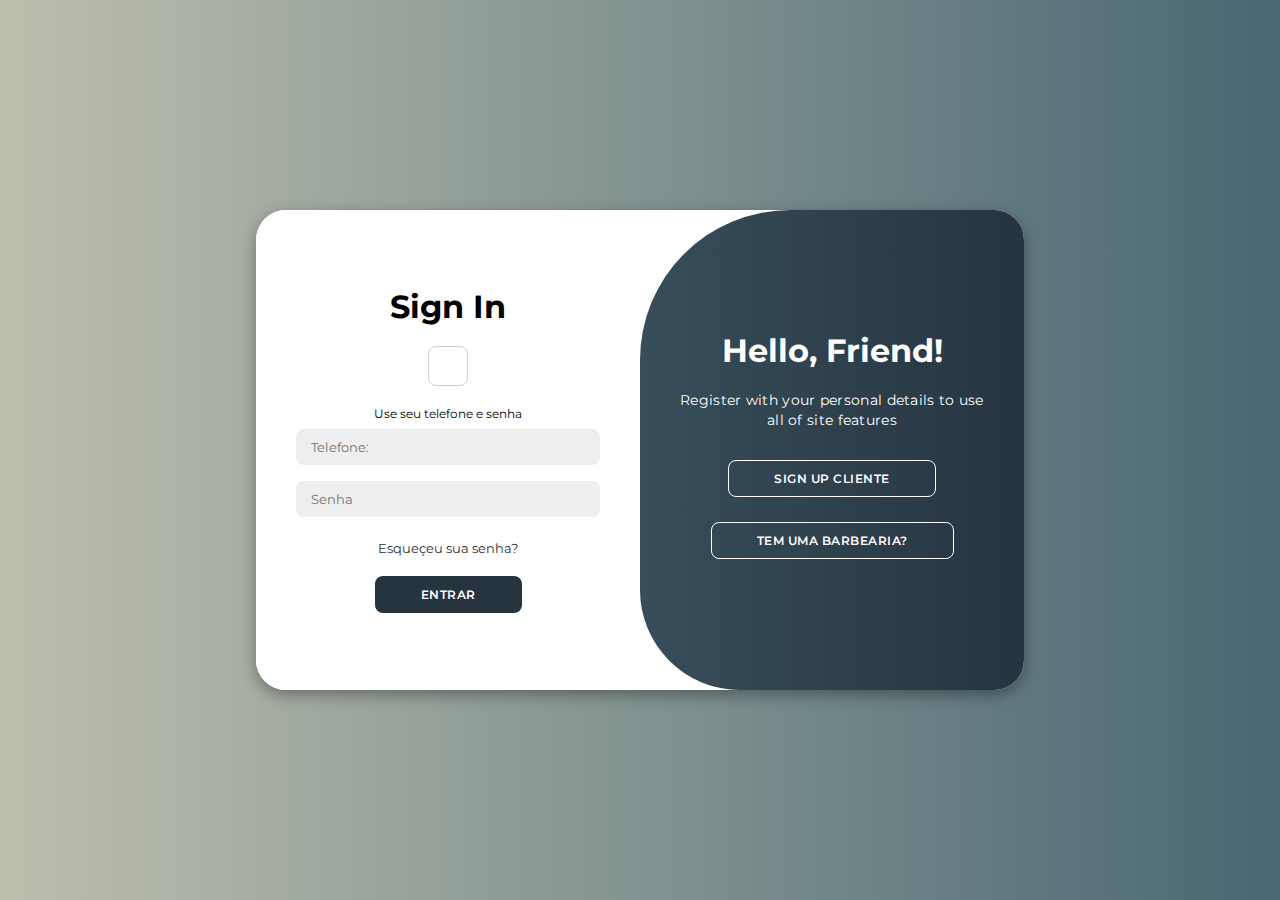
<file: index.html>
<!DOCTYPE html>
<html lang="en">
<head>
    <meta charset="UTF-8">
    <meta name="viewport" content="width=device-width, initial-scale=1.0">
    <meta http-equiv="X-UA-Compatible" content="ie=edge">
    <link rel="stylesheet" href="style.css">
    
    <title>ZecaStyle</title>
</head>
<body>
    <div class="container" id="container">
        <!--cadastro do cliente-->
        <div class="form-container sign-up">
            <form>
                <h1>Create Account</h1>
                <div class="social-icons">
                    <a href="#" class="icon"><i class="fa-brands fa-google-plus-g"></i></a>
                </div>
                <span>or use your email for registeration</span>
                <input type="text" placeholder="Name">
                <input type="number" placeholder="Número:">
                <input type="password" placeholder="Password">
                <button>Sign Up </button>
            </form>
        </div>
        <!--cadastro do barbeiro-->
       
        <div class="form-container sign-in">    <!--login do cliente-->
            <form>
                <h1>Sign In</h1>
                <div class="social-icons">
                    <a href="#" class="icon"><i class="fa-brands fa-google-plus-g"></i></a>
                </div>
                <span>Use seu telefone e senha</span>
                <input type="number" placeholder="Telefone:">
                <input type="password" placeholder="Senha">
                <a href="#">Esqueçeu sua senha?</a>
                <button>entrar</button>
            </form>
        </div>

        

    

                <div class="toggle-container"> <!--tela de cadastro-->
                    <div class="toggle">
                        <div class="toggle-panel toggle-left">
                            <h1>Welcome Back!</h1>
                            <p>Enter your personal details to use all of site features</p>
                            <button class="hidden" id="login">Sign In cliente</button>
                            <a href="loginBarb.html"><button class="hidden" id="nPage">Tem uma barbearia?</button></a>
                        </div>
                
                <div class="toggle-panel toggle-right"> <!--tela de login-->
                    <h1>Hello, Friend!</h1>
                    <p>Register with your personal details to use all of site features</p>
                    <button class="hidden" id="register">Sign Up cliente</button>
                    <a href="loginBarb.html"><button class="hidden" id="nPage">Tem uma barbearia?</button></a>
                </div>
            </div> 
        </div>
    </div>
    <script src="script.js"></script>
</body>
</html>
</file>
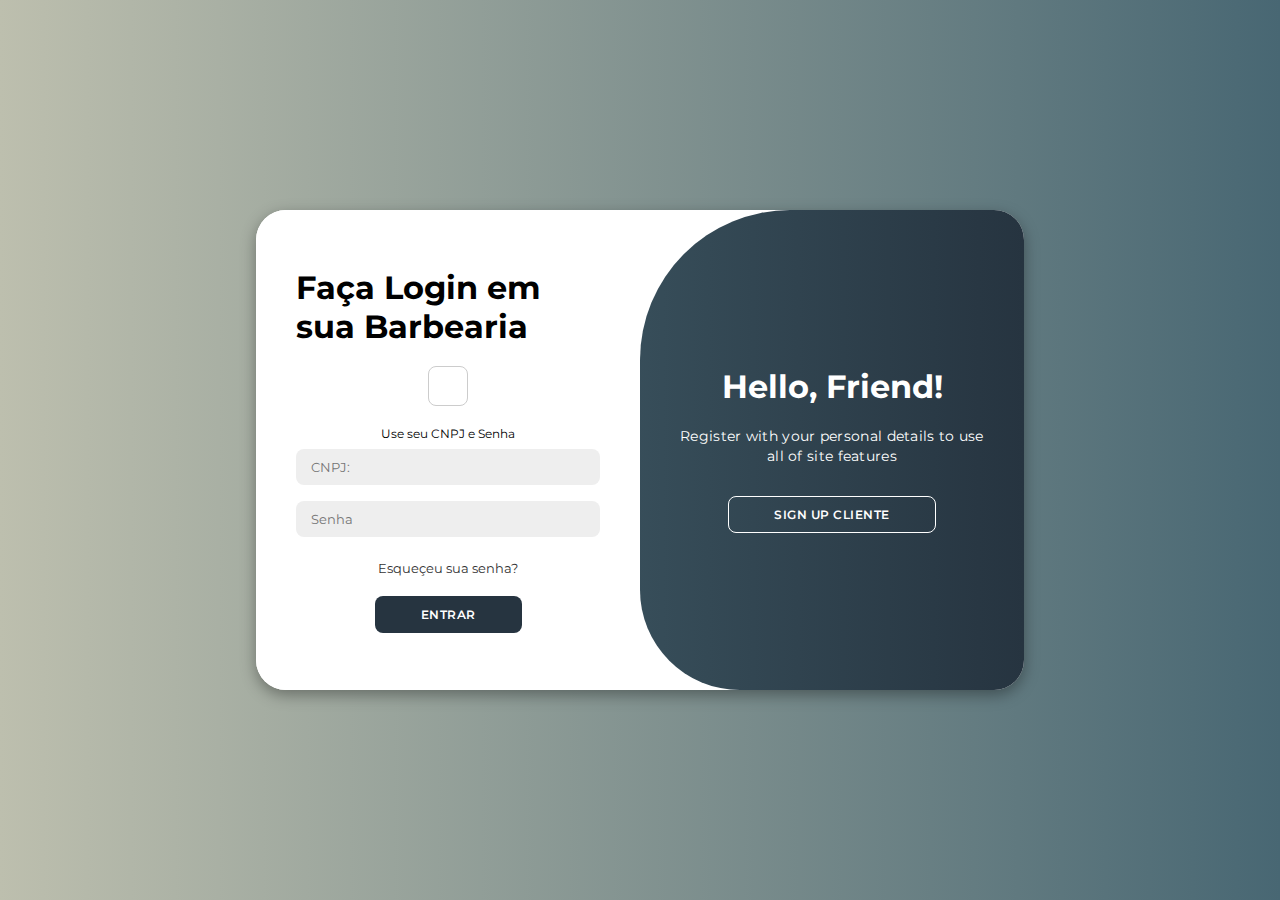
<file: loginBarb.html>
<!DOCTYPE html>
<html lang="en">
<head>
    <meta charset="UTF-8">
    <meta name="viewport" content="width=device-width, initial-scale=1.0">
    <meta http-equiv="X-UA-Compatible" content="ie=edge">
    <link rel="stylesheet" href="style.css">
    
    <title>ZecaStyle</title>
</head>
<body>
    <div class="container" id="container">
        <!--cadastro do cliente-->
        <div class="form-container sign-up">
            <form>
                <h1>Crie uma conta para sua Barbearia</h1>
                <div class="social-icons">
                    <a href="#" class="icon"><i class="fa-brands fa-google-plus-g"></i></a>
                </div>
                <span>Use o nome da barbearia, CNPJ e Senha</span>
                <input type="text" placeholder="nome da barbearia">
                <input type="email" placeholder="CNPJ">
                <input type="password" placeholder="Senha">
                
                <button>Sign Up </button>
            </form>
        </div>
        <!--cadastro do barbeiro-->
       
        <div class="form-container sign-in">    <!--login do cliente-->
            <form>
                <h1>Faça Login em sua Barbearia</h1>
                <div class="social-icons">
                    <a href="#" class="icon"><i class="fa-brands fa-google-plus-g"></i></a>
                </div>
                <span>Use seu CNPJ e Senha</span>
                <input type="text" placeholder="CNPJ:">
                <input type="password" placeholder="Senha">
                <a href="#">Esqueçeu sua senha?</a>
                <button>entrar</button>
            </form>
        </div>

        

    

                <div class="toggle-container"> <!--tela de cadastro-->
                    <div class="toggle">
                        <div class="toggle-panel toggle-left">
                            <h1>Welcome Back!</h1>
                            <p>Enter your personal details to use all of site features</p>
                            <button class="hidden" id="login">Sign In cliente</button>
                        </div>
                
                <div class="toggle-panel toggle-right"> <!--tela de login-->
                    <h1>Hello, Friend!</h1>
                    <p>Register with your personal details to use all of site features</p>
                    <button class="hidden" id="register">Sign Up cliente</button>
                   
                </div>
            </div> 
        </div>
    </div>
    <script src="script.js"></script>
</body>
</html>
</file>
<file: style.css>
@import url('https://fonts.googleapis.com/css2?family=Montserrat:wght@300;400;500;600;700&display=swap');

*{
    margin: 0;
    padding: 0;
    box-sizing: border-box;
    font-family: 'Montserrat', sans-serif;
}

body{
    background-color: #BDBFAE;
    background: linear-gradient(to right, #BDBFAE, #486773);
    display: flex;
    align-items: center;
    justify-content: center;
    flex-direction: column;
    height: 100vh;
}

.container{
    background-color: #fff;
    border-radius: 30px;
    box-shadow: 0 5px 15px rgba(0, 0, 0, 0.35);
    position: relative;
    overflow: hidden;
    width: 768px;
    max-width: 100%;
    min-height: 480px;
}

.container p{
    font-size: 14px;
    line-height: 20px;
    letter-spacing: 0.3px;
    margin: 20px 0;
}

.container span{
    font-size: 12px;
}

.container a{
    color: #333;
    font-size: 13px;
    text-decoration: none;
    margin: 15px 0 10px;
}

.container button{
    background-color: #263440;
    color: #fff;
    font-size: 12px;
    padding: 10px 45px;
    border: 1px solid transparent;
    border-radius: 8px;
    font-weight: 600;
    letter-spacing: 0.5px;
    text-transform: uppercase;
    margin-top: 10px;
    cursor: pointer;
}

.container button.hidden{
    background-color: transparent;
    border-color: #fff;
}

.container form{
    background-color: #fff;
    display: flex;
    align-items: center;
    justify-content: center;
    flex-direction: column;
    padding: 0 40px;
    height: 100%;
}



.container input{
    background-color: #eee;
    border: none;
    margin: 8px 0;
    padding: 10px 15px;
    font-size: 13px;
    border-radius: 8px;
    width: 100%;
    outline: none;
}

.form-container{
    position: absolute;
    top: 0;
    height: 100%;
    transition: all 0.6s ease-in-out;
}

.sign-in{
    left: 0;
    width: 50%;
    z-index: 2;
}

.container.active .sign-in{
    transform: translateX(100%);
}

.container.active .sign-in2{
    transform: translateX(100%);
}

.sign-up{
    left: 0;
    width: 50%;
    opacity: 0;
    z-index: 1;
}

.container.active .sign-up{
    transform: translateX(100%);
    opacity: 1;
    z-index: 5;
    animation: move 0.6s;
}

.container.active .sign-up2{
    transform: translateX(100%);
    opacity: 1;
    z-index: 5;
    animation: move 0.6s;
}

@keyframes move{
    0%, 49.99%{
        opacity: 0;
        z-index: 1;
    }
    50%, 100%{
        opacity: 1;
        z-index: 5;
    }
}

.social-icons{
    margin: 20px 0;
}

.social-icons a{
    border: 1px solid #ccc;
    border-radius: 20%;
    display: inline-flex;
    justify-content: center;
    align-items: center;
    margin: 0 3px;
    width: 40px;
    height: 40px;
}

.toggle-container{
    position: absolute;
    top: 0;
    left: 50%;
    width: 50%;
    height: 100%;
    overflow: hidden;
    transition: all 0.6s ease-in-out;
    border-radius: 150px 0 0 100px;
    z-index: 1000;
}
.toggle-container2{
    position: absolute;
    top: 0;
    left: 50%;
    width: 50%;
    height: 100%;
    overflow: hidden;
    transition: all 0.6s ease-in-out;
    border-radius: 150px 0 0 100px;
    z-index: 1000;
}

.container.active .toggle-container{
    transform: translateX(-100%);
    border-radius: 0 150px 100px 0;
}

.toggle{
    background-color: #263440;
    height: 100%;
    background: linear-gradient(to right, #486773,#263440);
    color: #fff;
    position: relative;
    left: -100%;
    height: 100%;
    width: 200%;
    transform: translateX(0);
    transition: all 0.6s ease-in-out;
}

.container.active .toggle{
    transform: translateX(50%);
}

.toggle-panel{
    position: absolute;
    width: 50%;
    height: 100%;
    display: flex;
    align-items: center;
    justify-content: center;
    flex-direction: column;
    padding: 0 30px;
    text-align: center;
    top: 0;
    transform: translateX(0);
    transition: all 0.6s ease-in-out;
}
.toggle-panel2{
    position: absolute;
    width: 50%;
    height: 100%;
    display: flex;
    align-items: center;
    justify-content: center;
    flex-direction: column;
    padding: 0 30px;
    text-align: center;
    top: 0;
    transform: translateX(0);
    transition: all 0.6s ease-in-out;
}

.toggle-left{
    transform: translateX(-200%);
}
.toggle-left2{
    transform: translateX(-200%);
}

.container.active .toggle-left{
    transform: translateX(0);
}

.toggle-right{
    right: 0;
    transform: translateX(0);
}
.toggle-right2{
    right: 0;
    transform: translateX(0);
}

.container.active .toggle-right{
    transform: translateX(200%);
}
</file>
